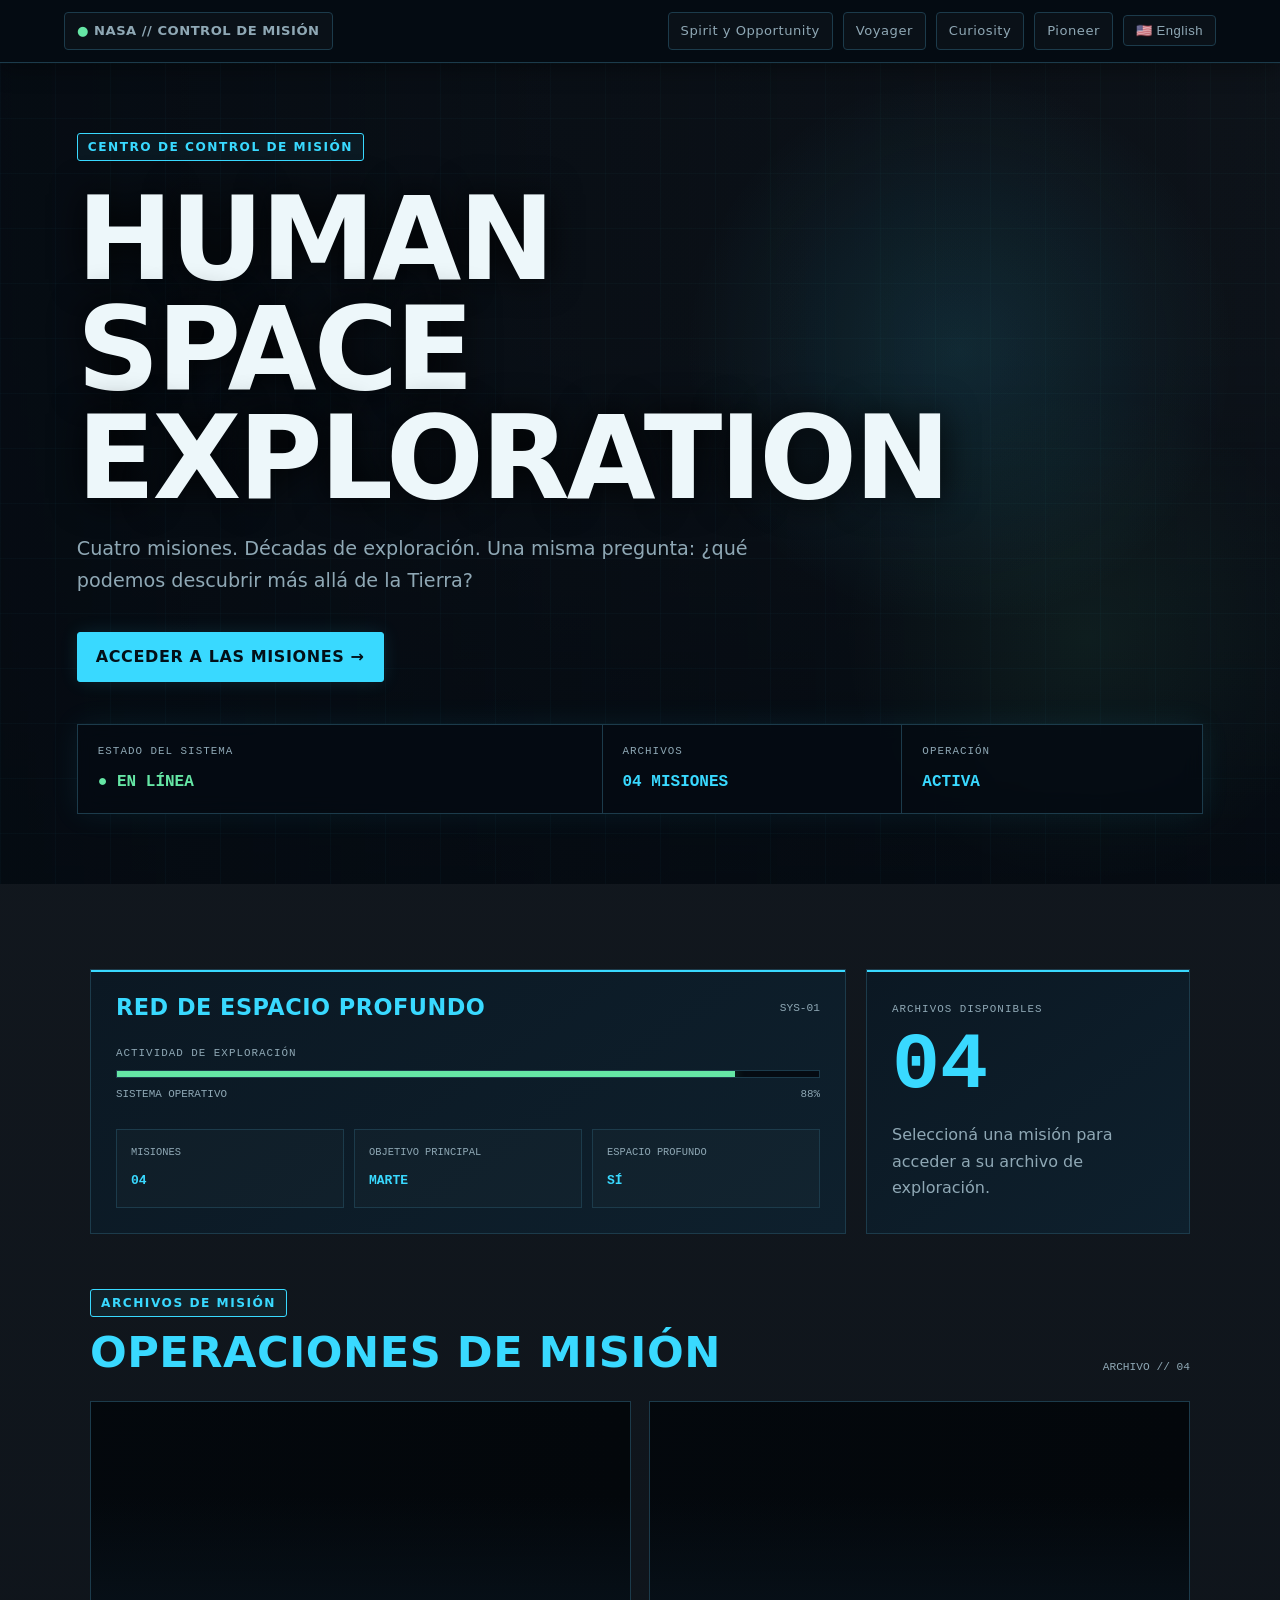
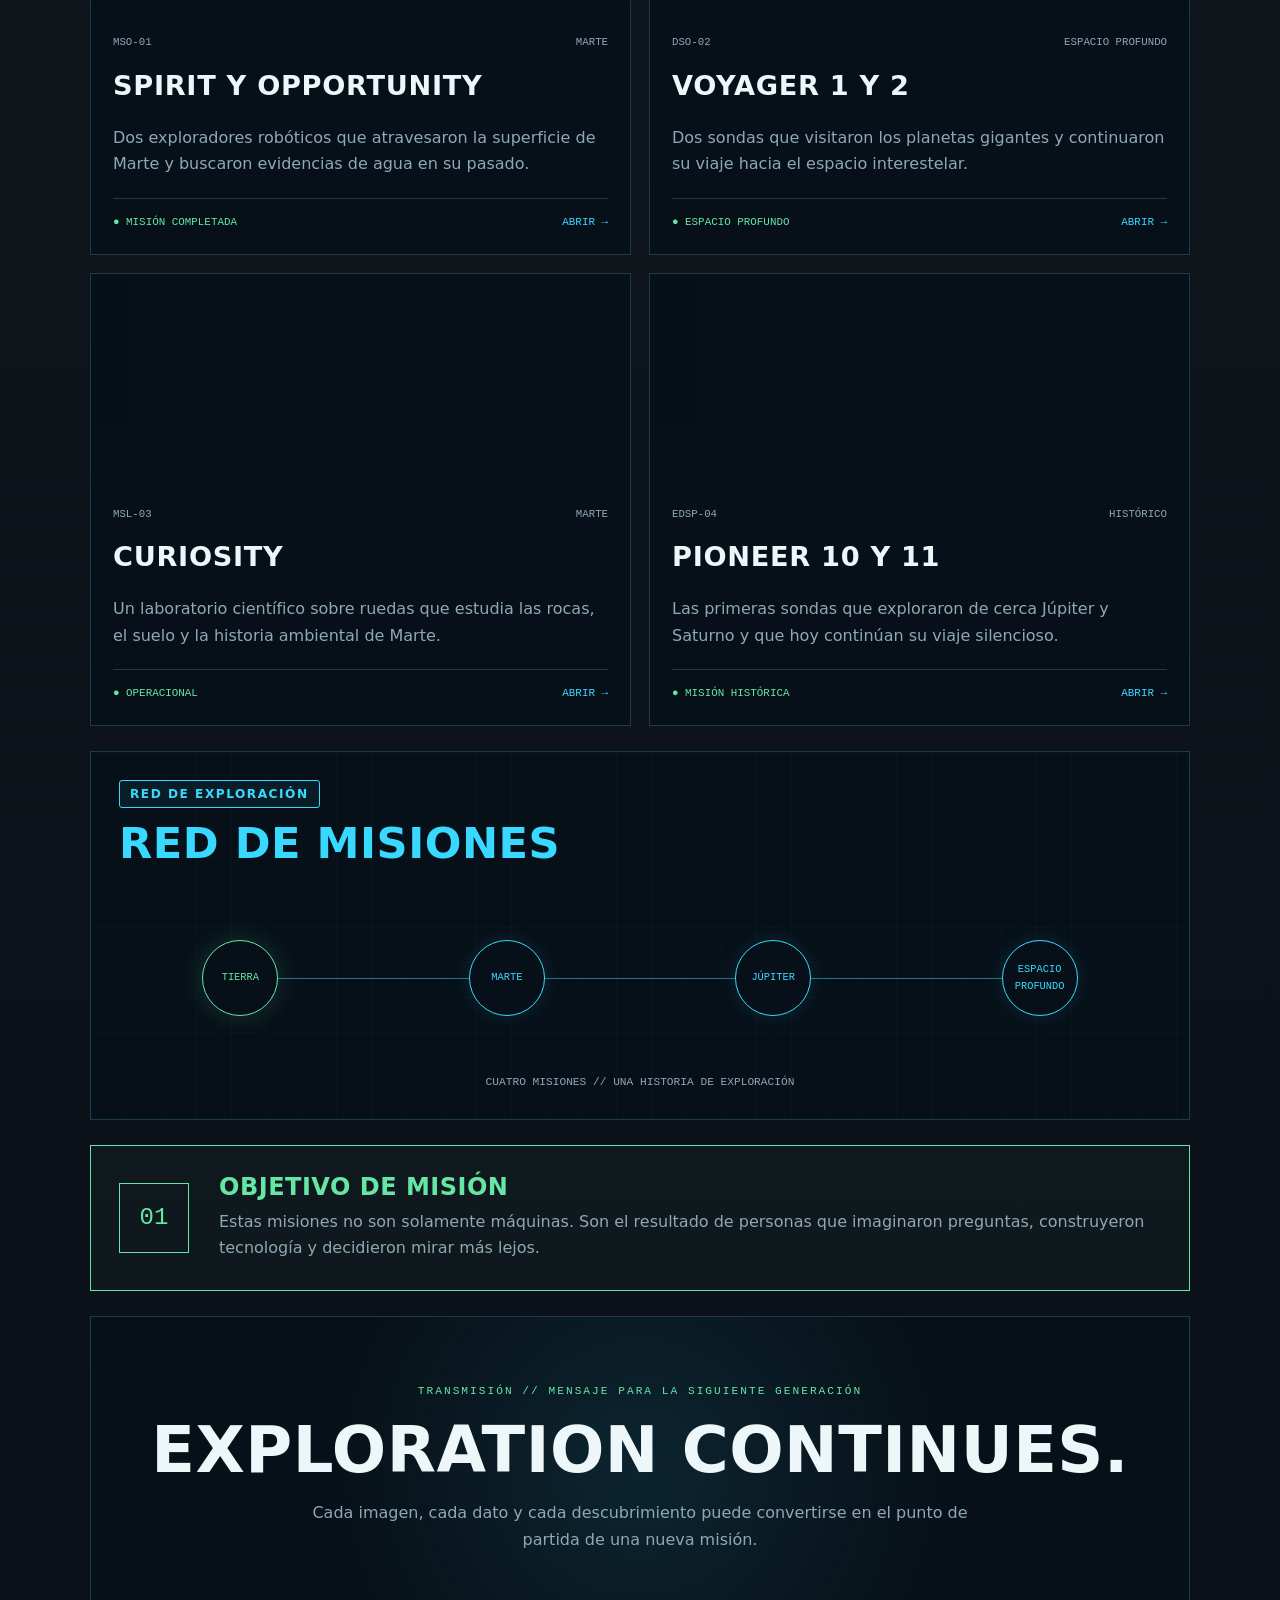
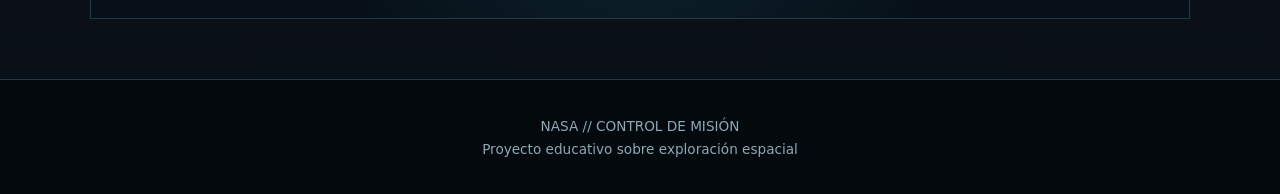
<file: index.html>
<!doctype html>
<html lang="es">

<head>
  <meta charset="utf-8">
  <meta name="viewport" content="width=device-width, initial-scale=1">

  <title
    data-es="NASA // Control de Misión"
    data-en="NASA // Mission Control">
    NASA // Control de Misión
  </title>

  <link rel="stylesheet" href="./css/styles.css">

  <style>
    .badge::before{
      content:none;
    }

    .control-hero{
      min-height:88vh;
      display:grid;
      align-items:end;
      position:relative;
      overflow:hidden;
      padding:70px 6%;
      background:
        linear-gradient(90deg,rgba(5,11,18,.94) 0%,rgba(5,11,18,.68) 42%,rgba(5,11,18,.38) 100%),
        linear-gradient(0deg,rgba(5,11,18,1) 0%,rgba(5,11,18,.12) 65%),
        url("https://assets.science.nasa.gov/dynamicimage/assets/science/esd/climate/2023/12/August-2013_1920x1200.jpg") center/cover;
    }

    .control-hero::before{
      content:"";
      position:absolute;
      inset:0;
      background:
        linear-gradient(rgba(57,217,255,.025) 1px,transparent 1px),
        linear-gradient(90deg,rgba(57,217,255,.025) 1px,transparent 1px);
      background-size:55px 55px;
      pointer-events:none;
    }

    .control-hero::after{
      content:"";
      position:absolute;
      inset:0;
      background:
        radial-gradient(circle at 75% 35%,rgba(57,217,255,.12),transparent 25%),
        radial-gradient(circle at 85% 70%,rgba(101,230,165,.07),transparent 20%);
      pointer-events:none;
    }

    .control-inner{
      width:min(1200px,100%);
      margin:auto;
      position:relative;
      z-index:2;
    }

    .control-topline{
      display:flex;
      justify-content:space-between;
      gap:20px;
      flex-wrap:wrap;
      margin-bottom:25px;
      font-family:monospace;
      font-size:.72rem;
      color:var(--muted);
      letter-spacing:1px;
    }

    .control-topline strong{
      color:var(--green);
    }

    .control-title{
      max-width:900px;
    }

    .control-title h1{
      font-size:clamp(3.4rem,9vw,8rem);
      margin:12px 0 20px;
      letter-spacing:-3px;
      text-shadow:0 0 35px rgba(0,0,0,.9);
    }

    .control-title .lead{
      max-width:750px;
      font-size:1.2rem;
    }

    .hero-console{
      margin-top:35px;
      display:grid;
      grid-template-columns:1.4fr .8fr .8fr;
      border:1px solid var(--line);
      background:rgba(5,11,18,.78);
      backdrop-filter:blur(10px);
      box-shadow:0 0 30px rgba(57,217,255,.08);
    }

    .console-cell{
      padding:18px 20px;
      border-right:1px solid var(--line);
    }

    .console-cell:last-child{
      border-right:0;
    }

    .console-label{
      display:block;
      font-family:monospace;
      font-size:.68rem;
      color:var(--muted);
      margin-bottom:7px;
      letter-spacing:1px;
    }

    .console-value{
      color:var(--cyan);
      font-family:monospace;
      font-weight:900;
      font-size:1rem;
    }

    .console-value.green{
      color:var(--green);
    }

    .control-grid{
      display:grid;
      grid-template-columns:1.4fr .6fr;
      gap:20px;
      margin-top:25px;
    }

    .system-card{
      background:linear-gradient(145deg,var(--panel),var(--panel2));
      border:1px solid var(--line);
      padding:25px;
      position:relative;
      overflow:hidden;
    }

    .system-card::before{
      content:"";
      position:absolute;
      left:0;
      top:0;
      width:100%;
      height:2px;
      background:var(--cyan);
    }

    .system-head{
      display:flex;
      justify-content:space-between;
      align-items:center;
      gap:15px;
      margin-bottom:25px;
    }

    .system-head h2{
      margin:0;
      font-size:1.4rem;
    }

    .system-id{
      font-family:monospace;
      color:var(--muted);
      font-size:.7rem;
    }

    .signal-bar{
      height:8px;
      border:1px solid var(--line);
      background:#050b12;
      overflow:hidden;
    }

    .signal-bar span{
      display:block;
      width:88%;
      height:100%;
      background:var(--green);
      box-shadow:0 0 12px rgba(101,230,165,.4);
    }

    .signal-meta{
      display:flex;
      justify-content:space-between;
      margin-top:8px;
      font-family:monospace;
      font-size:.68rem;
      color:var(--muted);
    }

    .system-readout{
      margin-top:25px;
      display:grid;
      grid-template-columns:repeat(3,1fr);
      gap:10px;
    }

    .readout{
      padding:14px;
      border:1px solid var(--line);
      background:rgba(255,255,255,.015);
    }

    .readout span{
      display:block;
      font-family:monospace;
      font-size:.65rem;
      color:var(--muted);
      margin-bottom:5px;
    }

    .readout strong{
      color:var(--cyan);
      font-family:monospace;
    }

    .mission-index{
      display:flex;
      flex-direction:column;
      justify-content:center;
      min-height:100%;
    }

    .mission-index .big-number{
      font-size:5rem;
      line-height:1;
      color:var(--cyan);
      font-family:monospace;
      font-weight:900;
    }

    .mission-index p{
      color:var(--muted);
      margin-bottom:0;
    }

    .section-header{
      display:flex;
      justify-content:space-between;
      align-items:end;
      gap:20px;
      margin-bottom:25px;
    }

    .section-header h2{
      margin:0;
    }

    .section-code{
      font-family:monospace;
      color:var(--muted);
      font-size:.7rem;
    }

    .mission-console-grid{
      display:grid;
      grid-template-columns:1fr 1fr;
      gap:18px;
    }

    .mission-console{
      position:relative;
      display:block;
      padding:0;
      overflow:hidden;
      background:#071018;
      border:1px solid var(--line);
      transition:.25s ease;
    }

    .mission-console:hover{
      border-color:var(--cyan);
      transform:translateY(-3px);
      box-shadow:0 0 25px rgba(57,217,255,.1);
    }

    .mission-image{
      height:210px;
      position:relative;
      overflow:hidden;
      background:#03070b;
    }

    .mission-image::after{
      content:"";
      position:absolute;
      inset:0;
      background:
        linear-gradient(0deg,#071018 0%,transparent 55%),
        linear-gradient(90deg,rgba(5,11,18,.25),transparent);
    }

    .mission-image.spirit{
      background:url("https://assets.science.nasa.gov/dynamicimage/assets/science/psd/mars/downloadable_items/4/42586_MER_twins_white_cyc.png") center/cover no-repeat;
      background-color:#03070b;
    }

    .mission-image.voyager{
      background:url("https://assets.science.nasa.gov/dynamicimage/assets/science/psd/solar/2023/09/p/i/a/pia22835.png") center/cover no-repeat;
      background-color:#03070b;
    }

    .mission-image.curiosity{
      background:url("https://d2pn8kiwq2w21t.cloudfront.net/original_images/jpegPIA16457.jpg") center/cover no-repeat;
    }

    .mission-image.pioneer{
      background:url("https://science.nasa.gov/wp-content/uploads/2023/04/jupiter_pioneer_10_art-jpg.webp") center/cover no-repeat;
    }

    .mission-console-body{
      padding:22px;
    }

    .mission-code{
      display:flex;
      justify-content:space-between;
      gap:10px;
      color:var(--muted);
      font-family:monospace;
      font-size:.67rem;
      margin-bottom:12px;
    }

    .mission-console h3{
      margin:0 0 10px;
      font-size:1.7rem;
      color:var(--text);
    }

    .mission-console p{
      color:var(--muted);
      margin-bottom:20px;
    }

    .mission-footer{
      display:flex;
      justify-content:space-between;
      align-items:center;
      gap:15px;
      border-top:1px solid var(--line);
      padding-top:15px;
      font-family:monospace;
      font-size:.68rem;
    }

    .mission-status{
      color:var(--green);
    }

    .mission-open{
      color:var(--cyan);
    }

    .network{
      margin-top:25px;
      padding:28px;
      border:1px solid var(--line);
      background:
        linear-gradient(rgba(57,217,255,.025) 1px,transparent 1px),
        linear-gradient(90deg,rgba(57,217,255,.025) 1px,transparent 1px),
        #071018;
      background-size:35px 35px;
    }

    .network-map{
      height:170px;
      position:relative;
      display:flex;
      align-items:center;
      justify-content:space-between;
      padding:0 8%;
    }

    .network-line{
      position:absolute;
      left:12%;
      right:12%;
      top:50%;
      height:1px;
      background:var(--cyan);
      opacity:.5;
    }

    .node{
      position:relative;
      z-index:2;
      width:76px;
      height:76px;
      border-radius:50%;
      border:1px solid var(--cyan);
      background:#071018;
      display:grid;
      place-items:center;
      text-align:center;
      font-family:monospace;
      font-size:.65rem;
      color:var(--cyan);
      box-shadow:0 0 20px rgba(57,217,255,.12);
    }

    .node.active{
      border-color:var(--green);
      color:var(--green);
      box-shadow:0 0 25px rgba(101,230,165,.18);
    }

    .network-caption{
      text-align:center;
      color:var(--muted);
      font-family:monospace;
      font-size:.7rem;
      margin-top:10px;
    }

    .objective{
      margin-top:25px;
      display:grid;
      grid-template-columns:80px 1fr;
      gap:20px;
      align-items:center;
      padding:28px;
      border:1px solid var(--green);
      background:rgba(101,230,165,.035);
    }

    .objective-icon{
      width:70px;
      height:70px;
      display:grid;
      place-items:center;
      border:1px solid var(--green);
      color:var(--green);
      font-family:monospace;
      font-size:1.5rem;
    }

    .objective h2{
      margin:0 0 8px;
      font-size:1.5rem;
      color:var(--green);
    }

    .objective p{
      margin:0;
      color:var(--muted);
    }

    .final-control{
      margin-top:25px;
      text-align:center;
      padding:65px 25px;
      border:1px solid var(--line);
      background:
        radial-gradient(circle at center,rgba(57,217,255,.1),transparent 55%),
        #071018;
    }

    .final-control .terminal{
      font-family:monospace;
      color:var(--green);
      font-size:.7rem;
      letter-spacing:2px;
    }

    .final-control h2{
      font-size:clamp(2rem,5vw,4rem);
      margin:15px 0;
      color:var(--text);
    }

    .final-control p{
      max-width:700px;
      margin:auto;
      color:var(--muted);
    }

    @media(max-width:800px){
      .hero-console,
      .control-grid,
      .mission-console-grid{
        grid-template-columns:1fr;
      }

      .console-cell{
        border-right:0;
        border-bottom:1px solid var(--line);
      }

      .console-cell:last-child{
        border-bottom:0;
      }

      .system-readout{
        grid-template-columns:1fr;
      }

      .mission-index{
        min-height:auto;
      }
    }

    @media(max-width:600px){
      .control-hero{
        min-height:80vh;
        padding:55px 5%;
      }

      .control-title h1{
        letter-spacing:-1px;
      }

      .network-map{
        padding:0 2%;
      }

      .network-line{
        left:8%;
        right:8%;
      }

      .node{
        width:60px;
        height:60px;
        font-size:.55rem;
      }

      .objective{
        grid-template-columns:1fr;
        text-align:center;
      }

      .objective-icon{
        margin:auto;
      }
    }
  </style>
</head>

<body>

<nav class="nav">

  <a class="logo" href="index.html"
     data-es="NASA // CONTROL DE MISIÓN"
     data-en="NASA // MISSION CONTROL">
    NASA // CONTROL DE MISIÓN
  </a>

  <a href="spirit-opportunity.html"
     data-es="Spirit y Opportunity"
     data-en="Spirit &amp; Opportunity">
    Spirit y Opportunity
  </a>

  <a href="voyager.html"
     data-es="Voyager"
     data-en="Voyager">
    Voyager
  </a>

  <a href="curiosity.html"
     data-es="Curiosity"
     data-en="Curiosity">
    Curiosity
  </a>

  <a href="pioneer.html"
     data-es="Pioneer"
     data-en="Pioneer">
    Pioneer
  </a>

  <button class="lang"
          id="langButton"
          data-es="🇺🇸 English"
          data-en="🇪🇸 Español">
    🇺🇸 English
  </button>

</nav>


<header class="control-hero">

  <div class="control-inner">

    <div class="control-title">

      <span class="badge"
            data-es="CENTRO DE CONTROL DE MISIÓN"
            data-en="MISSION CONTROL CENTER">
        CENTRO DE CONTROL DE MISIÓN
      </span>

      <h1 data-es="HUMAN SPACE EXPLORATION"
          data-en="HUMAN SPACE EXPLORATION">
          HUMAN SPACE EXPLORATION
      </h1>

      <p class="lead"
         data-es="Cuatro misiones. Décadas de exploración. Una misma pregunta: ¿qué podemos descubrir más allá de la Tierra?"
         data-en="Four missions. Decades of exploration. One question: what can we discover beyond Earth?">
        Cuatro misiones. Décadas de exploración. Una misma pregunta:
        ¿qué podemos descubrir más allá de la Tierra?
      </p>

      <a class="btn"
         href="#missions"
         data-es="ACCEDER A LAS MISIONES →"
         data-en="ACCESS MISSIONS →">
        ACCEDER A LAS MISIONES →
      </a>

    </div>


    <div class="hero-console">

      <div class="console-cell">

        <span class="console-label"
              data-es="ESTADO DEL SISTEMA"
              data-en="SYSTEM STATUS">
          ESTADO DEL SISTEMA
        </span>

        <span class="console-value green"
              data-es="● EN LÍNEA"
              data-en="● ONLINE">
          ● EN LÍNEA
        </span>

      </div>


      <div class="console-cell">

        <span class="console-label"
              data-es="ARCHIVOS"
              data-en="ARCHIVES">
          ARCHIVOS
        </span>

        <span class="console-value"
              data-es="04 MISIONES"
              data-en="04 MISSIONS">
          04 MISIONES
        </span>

      </div>


      <div class="console-cell">

        <span class="console-label"
              data-es="OPERACIÓN"
              data-en="OPERATION">
          OPERACIÓN
        </span>

        <span class="console-value"
              data-es="ACTIVA"
              data-en="ACTIVE">
          ACTIVA
        </span>

      </div>

    </div>

  </div>

</header>


<main class="container">

  <section class="control-grid">

    <div class="system-card">

      <div class="system-head">

        <h2
          data-es="RED DE ESPACIO PROFUNDO"
          data-en="DEEP SPACE NETWORK">
          RED DE ESPACIO PROFUNDO
        </h2>

        <span class="system-id">SYS-01</span>

      </div>


      <span class="console-label"
            data-es="ACTIVIDAD DE EXPLORACIÓN"
            data-en="EXPLORATION ACTIVITY">
        ACTIVIDAD DE EXPLORACIÓN
      </span>


      <div class="signal-bar">
        <span></span>
      </div>


      <div class="signal-meta">

        <span
          data-es="SISTEMA OPERATIVO"
          data-en="SYSTEM OPERATIONAL">
          SISTEMA OPERATIVO
        </span>

        <span>88%</span>

      </div>


      <div class="system-readout">

        <div class="readout">

          <span
            data-es="MISIONES"
            data-en="MISSIONS">
            MISIONES
          </span>

          <strong>04</strong>

        </div>


        <div class="readout">

          <span
            data-es="OBJETIVO PRINCIPAL"
            data-en="PRIMARY TARGET">
            OBJETIVO PRINCIPAL
          </span>

          <strong
            data-es="MARTE"
            data-en="MARS">
            MARTE
          </strong>

        </div>


        <div class="readout">

          <span
            data-es="ESPACIO PROFUNDO"
            data-en="DEEP SPACE">
            ESPACIO PROFUNDO
          </span>

          <strong
            data-es="SÍ"
            data-en="YES">
            SÍ
          </strong>

        </div>

      </div>

    </div>


    <div class="system-card mission-index">

      <span class="console-label"
            data-es="ARCHIVOS DISPONIBLES"
            data-en="AVAILABLE ARCHIVES">
        ARCHIVOS DISPONIBLES
      </span>

      <div class="big-number">04</div>

      <p
        data-es="Seleccioná una misión para acceder a su archivo de exploración."
        data-en="Select a mission to access its exploration archive.">
        Seleccioná una misión para acceder a su archivo de exploración.
      </p>

    </div>

  </section>


  <section id="missions" style="padding-top:55px;">

    <div class="section-header">

      <div>

        <span class="badge"
              data-es="ARCHIVOS DE MISIÓN"
              data-en="MISSION ARCHIVES">
          ARCHIVOS DE MISIÓN
        </span>

        <h2
          data-es="OPERACIONES DE MISIÓN"
          data-en="MISSION OPERATIONS">
          OPERACIONES DE MISIÓN
        </h2>

      </div>

      <span class="section-code"
            data-es="ARCHIVO // 04"
            data-en="ARCHIVE // 04">
        ARCHIVO // 04
      </span>

    </div>


    <div class="mission-console-grid">


      <a class="mission-console"
         href="spirit-opportunity.html">

        <div class="mission-image spirit"></div>

        <div class="mission-console-body">

          <div class="mission-code">
            <span>MSO-01</span>
            <span
              data-es="MARTE"
              data-en="MARS">
              MARTE
            </span>
          </div>

          <h3 data-es="SPIRIT Y OPPORTUNITY" data-en="SPIRIT &amp; OPPORTUNITY">SPIRIT Y OPPORTUNITY</h3>

          <p
            data-es="Dos exploradores robóticos que atravesaron la superficie de Marte y buscaron evidencias de agua en su pasado."
            data-en="Two robotic explorers that crossed the surface of Mars and searched for evidence of water in its past.">
            Dos exploradores robóticos que atravesaron la superficie de Marte
            y buscaron evidencias de agua en su pasado.
          </p>

          <div class="mission-footer">

            <span class="mission-status"
                  data-es="● MISIÓN COMPLETADA"
                  data-en="● MISSION COMPLETE">
              ● MISIÓN COMPLETADA
            </span>

            <span class="mission-open"
                  data-es="ABRIR →"
                  data-en="OPEN →">
              ABRIR →
            </span>

          </div>

        </div>

      </a>


      <a class="mission-console"
         href="voyager.html">

        <div class="mission-image voyager"></div>

        <div class="mission-console-body">

          <div class="mission-code">
            <span>DSO-02</span>
            <span
              data-es="ESPACIO PROFUNDO"
              data-en="DEEP SPACE">
              ESPACIO PROFUNDO
            </span>
          </div>

          <h3 data-es="VOYAGER 1 Y 2" data-en="VOYAGER 1 &amp; 2">VOYAGER 1 Y 2</h3>

          <p
            data-es="Dos sondas que visitaron los planetas gigantes y continuaron su viaje hacia el espacio interestelar."
            data-en="Two probes that visited the giant planets and continued their journey into interstellar space.">
            Dos sondas que visitaron los planetas gigantes y continuaron
            su viaje hacia el espacio interestelar.
          </p>

          <div class="mission-footer">

            <span class="mission-status"
                  data-es="● ESPACIO PROFUNDO"
                  data-en="● DEEP SPACE">
              ● ESPACIO PROFUNDO
            </span>

            <span class="mission-open"
                  data-es="ABRIR →"
                  data-en="OPEN →">
              ABRIR →
            </span>

          </div>

        </div>

      </a>


      <a class="mission-console"
         href="curiosity.html">

        <div class="mission-image curiosity"></div>

        <div class="mission-console-body">

          <div class="mission-code">
            <span>MSL-03</span>
            <span
              data-es="MARTE"
              data-en="MARS">
              MARTE
            </span>
          </div>

          <h3 data-es="CURIOSITY" data-en="CURIOSITY">CURIOSITY</h3>

          <p
            data-es="Un laboratorio científico sobre ruedas que estudia las rocas, el suelo y la historia ambiental de Marte."
            data-en="A science laboratory on wheels studying rocks, soil and the environmental history of Mars.">
            Un laboratorio científico sobre ruedas que estudia las rocas,
            el suelo y la historia ambiental de Marte.
          </p>

          <div class="mission-footer">

            <span class="mission-status"
                  data-es="● OPERACIONAL"
                  data-en="● OPERATIONAL">
              ● OPERACIONAL
            </span>

            <span class="mission-open"
                  data-es="ABRIR →"
                  data-en="OPEN →">
              ABRIR →
            </span>

          </div>

        </div>

      </a>


      <a class="mission-console"
         href="pioneer.html">

        <div class="mission-image pioneer"></div>

        <div class="mission-console-body">

          <div class="mission-code">
            <span>EDSP-04</span>
            <span
              data-es="HISTÓRICO"
              data-en="HISTORICAL">
              HISTÓRICO
            </span>
          </div>

          <h3 data-es="PIONEER 10 Y 11" data-en="PIONEER 10 &amp; 11">PIONEER 10 Y 11</h3>

          <p
            data-es="Las primeras sondas que exploraron de cerca Júpiter y Saturno y que hoy continúan su viaje silencioso."
            data-en="The first probes to explore Jupiter and Saturn up close, now continuing their silent journey.">
            Las primeras sondas que exploraron de cerca Júpiter y Saturno
            y que hoy continúan su viaje silencioso.
          </p>

          <div class="mission-footer">

            <span class="mission-status"
                  data-es="● MISIÓN HISTÓRICA"
                  data-en="● HISTORICAL MISSION">
              ● MISIÓN HISTÓRICA
            </span>

            <span class="mission-open"
                  data-es="ABRIR →"
                  data-en="OPEN →">
              ABRIR →
            </span>

          </div>

        </div>

      </a>

    </div>

  </section>


  <section class="network">

    <div class="section-header">

      <div>

        <span class="badge"
              data-es="RED DE EXPLORACIÓN"
              data-en="EXPLORATION NETWORK">
          RED DE EXPLORACIÓN
        </span>

        <h2
          data-es="RED DE MISIONES"
          data-en="MISSION NETWORK">
          RED DE MISIONES
        </h2>

      </div>

    </div>


    <div class="network-map">

      <div class="network-line"></div>

      <div class="node active"
           data-es="TIERRA"
           data-en="EARTH">
        TIERRA
      </div>

      <div class="node"
           data-es="MARTE"
           data-en="MARS">
        MARTE
      </div>

      <div class="node"
           data-es="JÚPITER"
           data-en="JUPITER">
        JÚPITER
      </div>

      <div class="node"
           data-es="ESPACIO PROFUNDO"
           data-en="DEEP SPACE">
        ESPACIO PROFUNDO
      </div>

    </div>


    <div class="network-caption"
         data-es="CUATRO MISIONES // UNA HISTORIA DE EXPLORACIÓN"
         data-en="FOUR MISSIONS // ONE STORY OF EXPLORATION">
      CUATRO MISIONES // UNA HISTORIA DE EXPLORACIÓN
    </div>

  </section>


  <section class="objective">

    <div class="objective-icon">01</div>

    <div>

      <h2
        data-es="OBJETIVO DE MISIÓN"
        data-en="MISSION OBJECTIVE">
        OBJETIVO DE MISIÓN
      </h2>

      <p
        data-es="Estas misiones no son solamente máquinas. Son el resultado de personas que imaginaron preguntas, construyeron tecnología y decidieron mirar más lejos."
        data-en="These missions are more than machines. They are the result of people who imagined questions, built technology, and decided to look farther.">
        Estas misiones no son solamente máquinas. Son el resultado de
        personas que imaginaron preguntas, construyeron tecnología y
        decidieron mirar más lejos.
      </p>

    </div>

  </section>


  <section class="final-control">

    <div class="terminal"
         data-es="TRANSMISIÓN // MENSAJE PARA LA SIGUIENTE GENERACIÓN"
         data-en="TRANSMISSION // MESSAGE FOR THE NEXT GENERATION">
      TRANSMISIÓN // MENSAJE PARA LA SIGUIENTE GENERACIÓN
    </div>

    <h2 
      data-es="EXPLORATION CONTINUES."
      data-en="EXPLORATION CONTINUES.">
       EXPLORATION CONTINUES.
    </h2>

    <p
      data-es="Cada imagen, cada dato y cada descubrimiento puede convertirse en el punto de partida de una nueva misión."
      data-en="Every image, every piece of data, and every discovery can become the starting point of a new mission.">
      Cada imagen, cada dato y cada descubrimiento puede convertirse
      en el punto de partida de una nueva misión.
    </p>

  </section>

</main>


<footer>

  <span
    data-es="NASA // CONTROL DE MISIÓN"
    data-en="NASA // MISSION CONTROL">
    NASA // CONTROL DE MISIÓN
  </span>

  <br>

  <span class="small"
        data-es="Proyecto educativo sobre exploración espacial"
        data-en="Educational project about space exploration">
    Proyecto educativo sobre exploración espacial
  </span>

</footer>


<script src="js/script.js"></script>

<script>
function syncIndexLanguage(){
  const currentLang = localStorage.getItem("nasaLang") || "es";

  document.documentElement.lang = currentLang;

  document.title =
    currentLang === "en"
      ? "NASA // Mission Control"
      : "NASA // Control de Misión";
}

syncIndexLanguage();

const langButton = document.getElementById("langButton");

if(langButton){
  langButton.addEventListener("click",function(){
    setTimeout(syncIndexLanguage,0);
  });
}
</script>

</body>
</html>
</file>
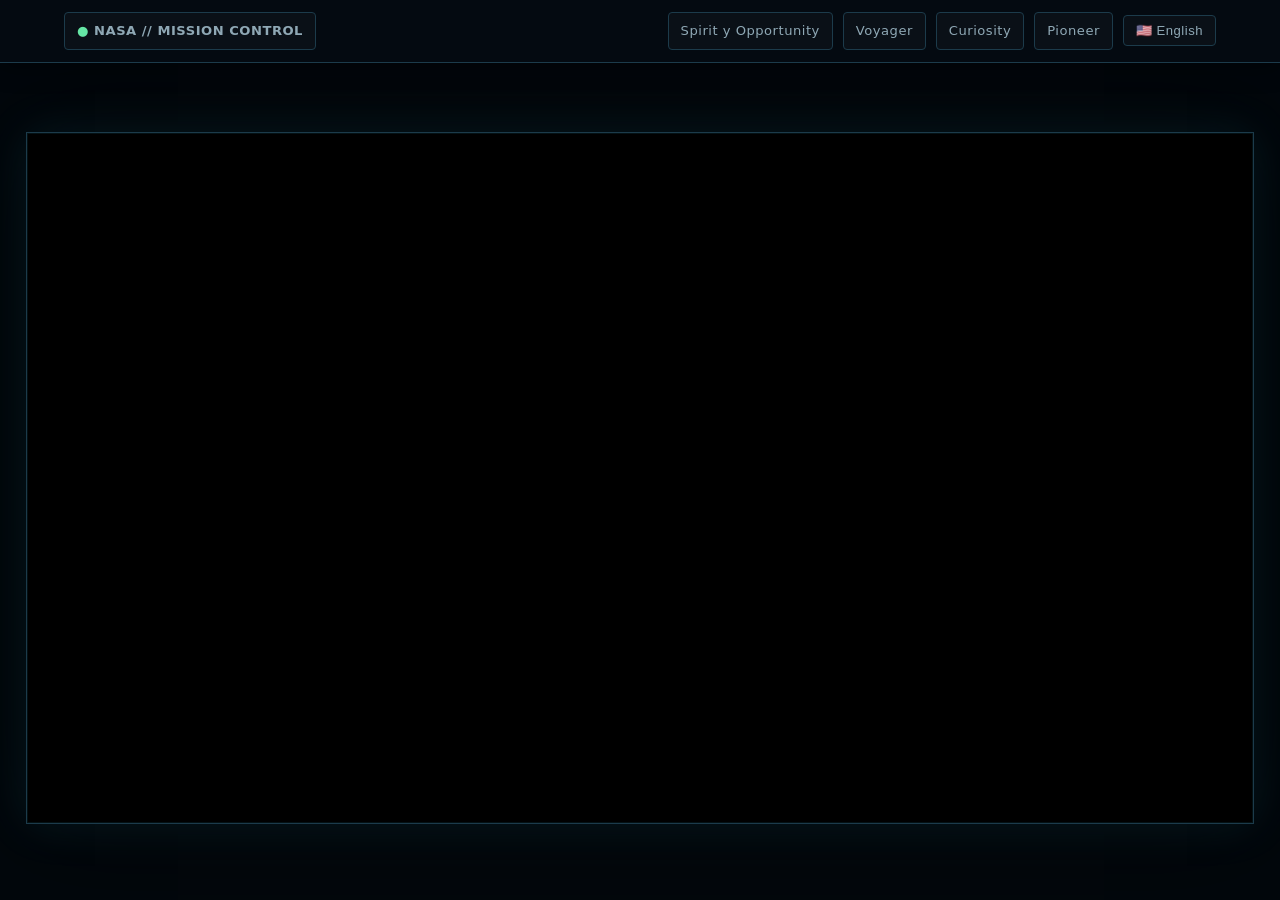
<file: cortometraje.html>
<!doctype html>
<html lang="es">

<head>
<meta charset="utf-8">
<meta name="viewport" content="width=device-width, initial-scale=1">

<title data-es="Spirit y Opportunity | Cortometraje" data-en="Spirit &amp; Opportunity | Short Film">Spirit y Opportunity | Cortometraje</title>

<link rel="stylesheet" href="css/styles.css">

<style>
body{
  min-height:100vh;
  background:#02070c;
}

.movie-page{
  min-height:calc(100vh - 70px);
  display:grid;
  place-items:center;
  padding:12px 2%;
}

.movie-screen{
  width:min(1600px,100%);
  margin:0 auto;
  border:1px solid var(--line);
  background:#000;
  box-shadow:0 0 45px rgba(57,217,255,.1),0 0 100px rgba(0,0,0,.85);
  position:relative;
}

.movie-screen::before{
  content:"";
  position:absolute;
  inset:0;
  pointer-events:none;
  border:1px solid rgba(57,217,255,.08);
  z-index:2;
}

.movie-frame{
  position:relative;
  width:100%;
  aspect-ratio:16/9;
  background:#000;
}

.movie-frame iframe{
  position:absolute;
  inset:0;
  width:100%;
  height:100%;
  border:0;
}

@media(max-width:650px){
  .movie-page{
    min-height:calc(100vh - 60px);
    padding:6px 1%;
  }

  .movie-screen{
    width:100%;
  }
}
</style>

</head>

<body>

<nav class="nav">

  <a
    class="logo"
    href="index.html"
    data-es="NASA // MISSION CONTROL"
    data-en="NASA // MISSION CONTROL"
  >
    NASA // MISSION CONTROL
  </a>

  <a
    href="spirit-opportunity.html"
    data-es="Spirit y Opportunity"
    data-en="Spirit &amp; Opportunity"
  >
    Spirit y Opportunity
  </a>

  <a
    href="voyager.html"
    data-es="Voyager"
    data-en="Voyager"
  >
    Voyager
  </a>

  <a
    href="curiosity.html"
    data-es="Curiosity"
    data-en="Curiosity"
  >
    Curiosity
  </a>

  <a
    href="pioneer.html"
    data-es="Pioneer"
    data-en="Pioneer"
  >
    Pioneer
  </a>

  <button class="lang" id="langButton">
    🇺🇸 English
  </button>

</nav>


<main class="movie-page">
  <section class="movie-screen" aria-label="Cortometraje Spirit y Opportunity">
    <div class="movie-frame">
      <iframe
        src="https://drive.google.com/file/d/1a-nrfBL5-QTgfYW8f7A4zR0t5y7RGNd9/preview"
        title="Spirit y Opportunity — Cortometraje"
        allow="autoplay; fullscreen; picture-in-picture"
        allowfullscreen>
      </iframe>
    </div>
  </section>
</main>


<script src="js/script.js"></script>

</body>
</html>
</file>
<file: css/styles.css>
:root{
  --bg:#050b12;
  --bg2:#08131d;
  --panel:#0b1823;
  --panel2:#0e202d;
  --line:#1c3b4b;

  --text:#edf7fa;
  --muted:#8fa8b5;

  --cyan:#39d9ff;
  --blue:#168dcc;
  --green:#65e6a5;
  --yellow:#f4d35e;
  --red:#ff5c5c;

  --glow:0 0 22px rgba(57,217,255,.12);
}

*{
  box-sizing:border-box;
}

html{
  scroll-behavior:smooth;
}

body{
  margin:0;
  font-family:
    "Segoe UI",
    system-ui,
    -apple-system,
    sans-serif;

  color:var(--text);
  background:
    linear-gradient(rgba(5,11,18,.94),rgba(5,11,18,.98)),
    repeating-linear-gradient(
      0deg,
      transparent 0,
      transparent 3px,
      rgba(255,255,255,.012) 4px
    );

  line-height:1.65;
}

a{
  color:inherit;
  text-decoration:none;
}

.nav{
  position:sticky;
  top:0;
  z-index:20;

  display:flex;
  align-items:center;
  gap:10px;
  flex-wrap:wrap;

  padding:12px 5%;

  background:rgba(5,11,18,.96);

  border-bottom:1px solid var(--line);

  box-shadow:
    0 4px 25px rgba(0,0,0,.4);
}

.logo{
  margin-right:auto;

  font-weight:900;
  letter-spacing:2px;

  color:var(--cyan);

  text-transform:uppercase;
}

.logo::before{
  content:"● ";
  color:var(--green);
}

.nav a,
.lang{
  padding:7px 12px;

  border:1px solid var(--line);

  border-radius:4px;

  color:var(--muted);

  background:rgba(255,255,255,.025);

  font-size:.82rem;

  letter-spacing:.5px;

  transition:.2s;
}

.nav a:hover,
.lang:hover{
  color:var(--cyan);
  border-color:var(--cyan);

  background:rgba(57,217,255,.06);

  box-shadow:var(--glow);
}

.lang{
  cursor:pointer;
}

.hero{
  position:relative;

  min-height:62vh;

  display:grid;
  place-items:center;

  text-align:left;

  padding:80px 6%;

  overflow:hidden;

  background:
    radial-gradient(
      circle at 70% 40%,
      rgba(22,141,204,.16),
      transparent 35%
    ),
    linear-gradient(
      90deg,
      #050b12 0%,
      #07131d 60%,
      #081923 100%
    );

  border-bottom:1px solid var(--line);
}

.hero::before{
  content:"";

  position:absolute;
  inset:0;

  background:
    linear-gradient(
      90deg,
      transparent 49.8%,
      rgba(57,217,255,.04) 50%,
      transparent 50.2%
    ),
    linear-gradient(
      0deg,
      transparent 49.8%,
      rgba(57,217,255,.04) 50%,
      transparent 50.2%
    );

  background-size:80px 80px;

  pointer-events:none;
}

.hero-inner{
  width:min(1100px,100%);

  position:relative;
  z-index:2;
}

.badge{
  display:inline-block;

  padding:5px 10px;

  border:1px solid var(--cyan);

  border-radius:3px;

  color:var(--cyan);

  background:rgba(57,217,255,.06);

  font-weight:700;

  font-size:.76rem;

  letter-spacing:1.5px;

  text-transform:uppercase;
}

.badge::before{
  content:"MISSION // ";
  color:var(--muted);
}

h1{
  font-size:clamp(2.8rem,8vw,6rem);

  line-height:.95;

  margin:18px 0;

  letter-spacing:-2px;

  text-transform:uppercase;

  text-shadow:
    0 0 30px rgba(57,217,255,.12);
}

h2{
  font-size:clamp(1.7rem,4vw,2.7rem);

  color:var(--cyan);

  line-height:1.1;

  text-transform:uppercase;

  letter-spacing:.5px;
}

h3{
  color:var(--yellow);

  text-transform:uppercase;

  letter-spacing:.7px;
}

.lead{
  font-size:1.08rem;

  color:var(--muted);

  max-width:800px;

  margin:0 0 28px;
}

.btn{
  display:inline-block;

  margin:7px 7px 7px 0;

  padding:11px 18px;

  border-radius:3px;

  background:var(--cyan);

  color:#031018;

  font-weight:900;

  border:1px solid var(--cyan);

  cursor:pointer;

  text-transform:uppercase;

  letter-spacing:.6px;

  box-shadow:0 0 18px rgba(57,217,255,.12);

  transition:.2s;
}

.btn:hover{
  transform:translateY(-2px);

  box-shadow:
    0 0 25px rgba(57,217,255,.3);
}

.btn.alt{
  background:transparent;

  color:var(--cyan);

  border:1px solid var(--cyan);
}

.container{
  width:min(1100px,90%);

  margin:auto;

  padding:60px 0;
}

.grid{
  display:grid;

  grid-template-columns:
    repeat(auto-fit,minmax(240px,1fr));

  gap:14px;
}

.card{
  position:relative;

  background:
    linear-gradient(
      145deg,
      rgba(11,24,35,.98),
      rgba(8,20,30,.98)
    );

  border:1px solid var(--line);

  border-radius:4px;

  padding:24px;

  box-shadow:var(--glow);

  overflow:hidden;
}

.card::before{
  content:"";

  position:absolute;

  top:0;
  left:0;

  width:35px;
  height:2px;

  background:var(--cyan);
}

.card:hover{
  border-color:#286276;

  box-shadow:
    0 0 28px rgba(57,217,255,.08);

  transform:translateY(-2px);

  transition:.2s;
}

.card strong{
  color:var(--cyan);
}

.stat{
  font-size:2rem;

  font-weight:900;

  color:var(--cyan);

  font-family:
    "Courier New",
    monospace;

  letter-spacing:1px;
}

.stat::after{
  content:"";
}

.timeline{
  border-left:2px solid var(--line);

  padding-left:28px;
}

.timeline article{
  margin:0 0 32px;

  position:relative;
}

.timeline article:before{
  content:"";

  position:absolute;

  left:-36px;

  top:7px;

  width:10px;
  height:10px;

  background:var(--cyan);

  border:2px solid var(--bg);

  border-radius:50%;

  box-shadow:
    0 0 10px rgba(57,217,255,.5);
}

.callout{
  padding:22px;

  border-radius:4px;

  margin:25px 0;

  background:
    rgba(101,230,165,.035);

  border:1px solid rgba(101,230,165,.35);

  position:relative;
}

.callout::before{
  content:"SYSTEM NOTE";

  display:block;

  margin-bottom:8px;

  color:var(--green);

  font-size:.7rem;

  font-weight:900;

  letter-spacing:1.5px;
}

.moral{
  text-align:center;

  padding:50px 25px;

  border-radius:4px;

  background:
    linear-gradient(
      135deg,
      rgba(57,217,255,.06),
      rgba(22,141,204,.03)
    );

  border:1px solid var(--line);
}

.moral h2{
  color:var(--text);
}

.quiz{
  margin-top:30px;

  border-color:#31566a;
}

.quiz::before{
  background:var(--yellow);
}

.question{
  margin-bottom:22px;
}

.question button{
  display:block;

  width:100%;

  text-align:left;

  margin:8px 0;

  padding:13px 15px;

  border-radius:3px;

  border:1px solid var(--line);

  background:#07131d;

  color:var(--text);

  cursor:pointer;

  transition:.2s;
}

.question button:hover{
  border-color:var(--cyan);

  background:rgba(57,217,255,.05);

  color:var(--cyan);
}

.result{
  font-weight:900;

  margin-top:15px;

  color:var(--green);
}

footer{
  text-align:center;

  padding:35px 5%;

  color:var(--muted);

  border-top:1px solid var(--line);

  background:#04090e;

  font-size:.85rem;
}

.small{
  font-size:.85rem;

  color:var(--muted);
}

@media(max-width:650px){

  .nav{
    position:relative;
  }

  .nav a{
    font-size:.78rem;
  }

  .hero{
    min-height:55vh;

    padding:60px 5%;
  }

  h1{
    letter-spacing:-1px;
  }

  .container{
    width:92%;
  }

}

.mission-photo {
  margin: 30px 0;
  border: 1px solid var(--line);
  background: #02070c;
  box-shadow: var(--glow);
  overflow: hidden;
}

.mission-photo img {
  display: block;
  width: 100%;
  height: auto;
  max-height: 650px;
  object-fit: cover;
}

.photo-info {
  padding: 14px 18px;
  border-top: 1px solid var(--line);
  display: flex;
  justify-content: space-between;
  gap: 15px;
  flex-wrap: wrap;
  font-family: monospace;
  font-size: .78rem;
  color: var(--muted);
}

.photo-info strong {
  color: var(--cyan);
}

.photo-credit {
  color: var(--muted);
  font-size: .75rem;
  margin-top: 8px;
}

.photo-wide img {
  max-height: 420px;
}

.photo-highlight {
  border-color: var(--cyan);
  box-shadow: 0 0 30px rgba(57,217,255,.12);
}

.photo-highlight img {
  max-height: 700px;
  object-fit: contain;
}

@media(max-width:650px){

  .mission-photo img {
    max-height: 450px;
  }

  .photo-info {
    font-size: .7rem;
  }

}

.hero {
  position: relative;
  overflow: hidden;
  min-height: 70vh;
  display: grid;
  place-items: center;
  text-align: left;
  padding: 80px 6%;
  background:
    linear-gradient(
      90deg,
      rgba(5,11,18,.96) 0%,
      rgba(5,11,18,.82) 38%,
      rgba(5,11,18,.50) 68%,
      rgba(5,11,18,.78) 100%
    ),
    linear-gradient(
      180deg,
      rgba(5,11,18,.18) 0%,
      rgba(5,11,18,.35) 52%,
      rgba(5,11,18,.98) 100%
    ),
    url("https://mars.nasa.gov/system/resources/detail_files/22356_MER_twins_white_cyc-web.jpg");
  background-size: cover;
  background-position: center;
  background-attachment: fixed;
}

.hero::before {
  content: "";
  position: absolute;
  inset: 0;
  background:
    repeating-linear-gradient(
      0deg,
      rgba(57,217,255,.025) 0,
      rgba(57,217,255,.025) 1px,
      transparent 1px,
      transparent 4px
    ),
    repeating-linear-gradient(
      90deg,
      rgba(57,217,255,.018) 0,
      rgba(57,217,255,.018) 1px,
      transparent 1px,
      transparent 60px
    );
  pointer-events: none;
}

.hero::after {
  content: "MARS SURFACE // ROVER OPERATIONS";
  position: absolute;
  right: 5%;
  bottom: 28px;
  color: rgba(57,217,255,.5);
  font-family: monospace;
  font-size: .72rem;
  letter-spacing: 2px;
  pointer-events: none;
}

.hero-inner {
  position: relative;
  z-index: 2;
  width: min(1000px, 100%);
  padding: 30px;
  border-left: 2px solid var(--cyan);
  background:
    linear-gradient(
      90deg,
      rgba(5,11,18,.76),
      rgba(5,11,18,.32),
      transparent
    );
}

.hero h1 {
  text-shadow:
    0 0 25px rgba(57,217,255,.18),
    0 2px 12px rgba(0,0,0,.9);
}

@media(max-width:650px) {
  .hero {
    min-height: 65vh;
    background-attachment: scroll;
    background-position: center;
  }

  .hero-inner {
    padding: 22px;
  }

  .hero::after {
    display: none;
  }
}

.badge{
  position:relative;
  z-index:4;
  margin:0 0 12px;
  max-width:100%;
  line-height:1.35;
  white-space:normal;
  overflow-wrap:anywhere;
  vertical-align:top;
}

.hero-inner > h1{
  position:relative;
  z-index:3;
  margin-top:6px;
  margin-bottom:18px;
  max-width:100%;
  overflow-wrap:anywhere;
}

.container > .badge{
  margin-bottom:14px;
}

.container > h2{
  margin-top:0;
  margin-bottom:18px;
}

.card h2,
.card h3{
  margin-top:0;
}

.card p:last-child{
  margin-bottom:0;
}

.timeline h3{
  margin-top:0;
}

@media(max-width:650px){
  .badge{
    font-size:.68rem;
    letter-spacing:1px;
    padding:5px 8px;
  }

  .hero-inner > h1{
    margin-top:4px;
    line-height:.98;
  }
}

/* Uniformidad de botones de minijuegos */
.quiz > button,
.science-choice,
.case-options button{
  width:100%;
  min-height:58px;
  padding:15px 16px;
  border:1px solid var(--line);
  border-radius:0;
  background:#050b12;
  color:var(--text);
  text-align:left;
  font:inherit;
  cursor:pointer;
  transition:border-color .2s ease, background .2s ease, transform .2s ease, color .2s ease;
}

.quiz > button + button{
  margin-top:10px;
}

.quiz > button:hover,
.science-choice:hover,
.case-options button:hover{
  border-color:var(--cyan);
  background:rgba(57,217,255,.05);
  color:var(--cyan);
  transform:translateY(-2px);
}

.quiz > button:focus-visible,
.science-choice:focus-visible,
.case-options button:focus-visible{
  outline:2px solid var(--cyan);
  outline-offset:2px;
}

.quiz > button:disabled,
.science-choice:disabled,
.case-options button:disabled{
  cursor:default;
}

.science-choice{
  min-height:100%;
}

.science-choice strong{
  display:block;
  color:var(--cyan);
  font-family:monospace;
  margin-bottom:6px;
  letter-spacing:.4px;
}

.science-choice span{
  display:block;
  color:var(--muted);
  font-size:.82rem;
  line-height:1.45;
}

.science-choice:hover span{
  color:var(--text);
}

.case-options button{
  min-height:58px;
}
</file>
